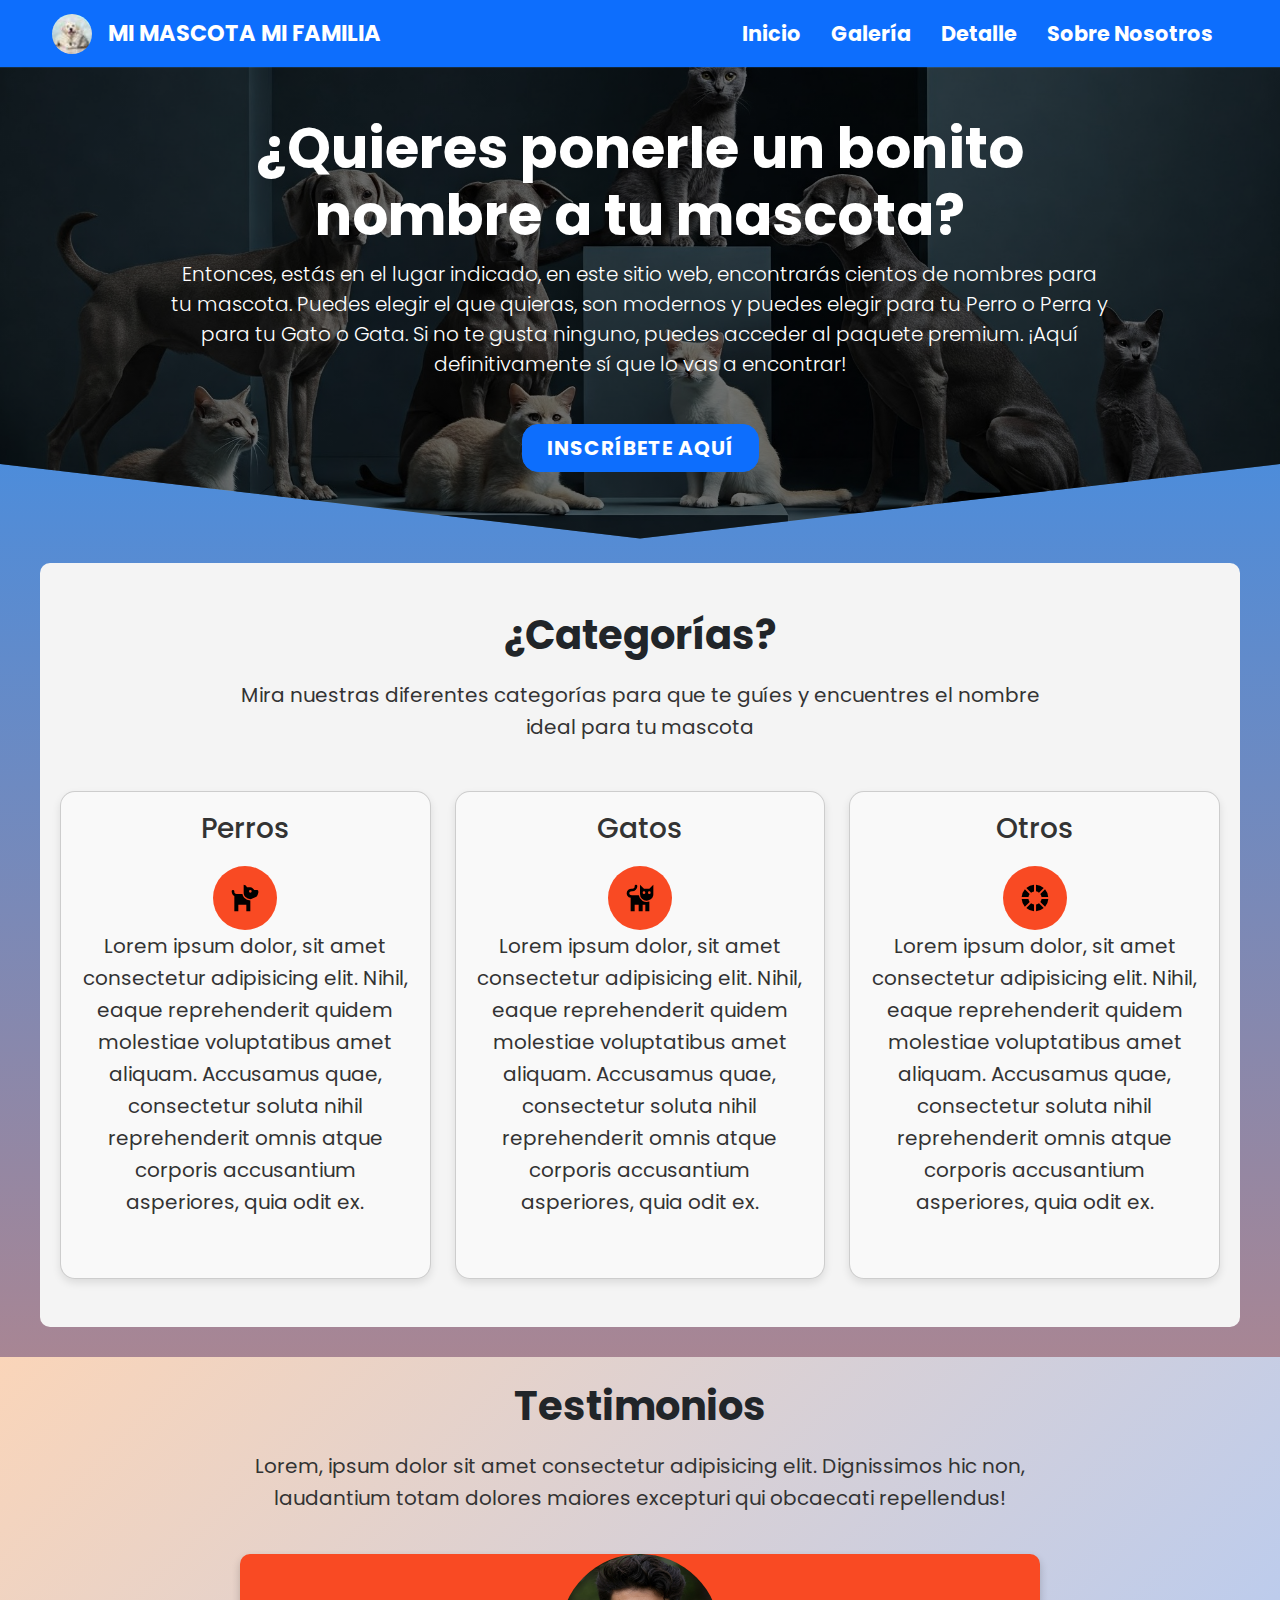
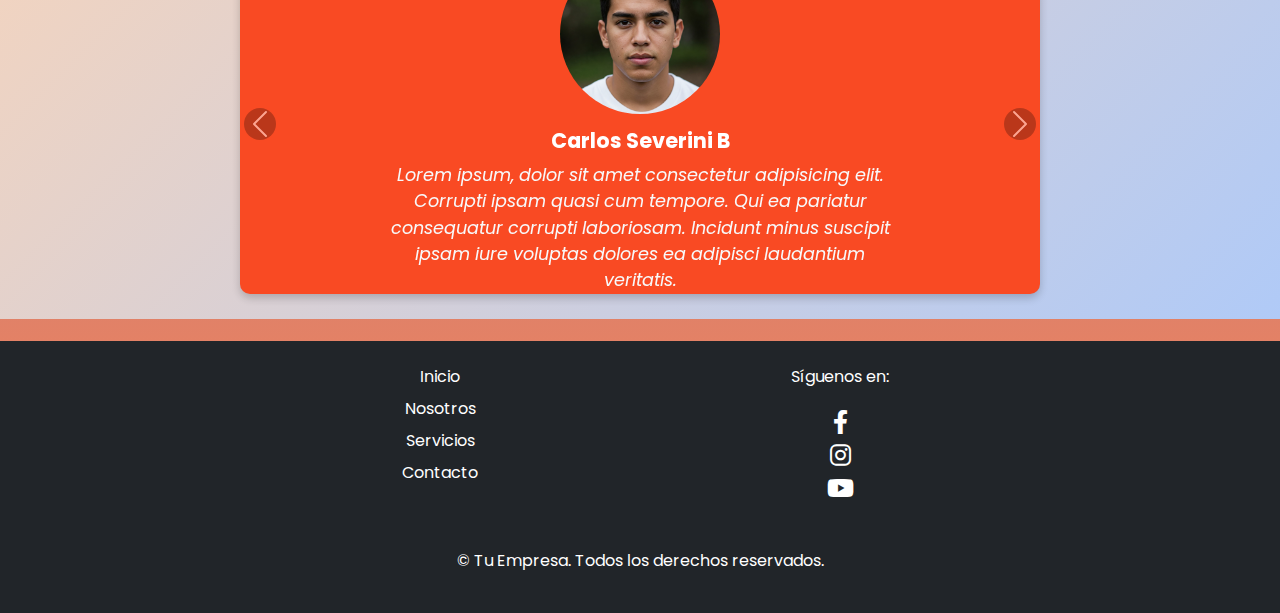
<file: index.html>
<!DOCTYPE html>
<html lang="es">
<head>
    <meta charset="UTF-8">
    <meta name="viewport" content="width=device-width, initial-scale=1.0">
    <link rel="shortcut icon" href="img/fabicon.jpg" type="image/x-icon">
    <title>Nombres modernos para tu mascotas</title>
    <link href="https://cdn.jsdelivr.net/npm/bootstrap@5.3.3/dist/css/bootstrap.min.css" rel="stylesheet" integrity="sha384-QWTKZyjpPEjISv5WaRU9OFeRpok6YctnYmDr5pNlyT2bRjXh0JMhjY6hW+ALEwIH" crossorigin="anonymous">
    <link rel="stylesheet" href="https://cdnjs.cloudflare.com/ajax/libs/font-awesome/6.0.0-beta3/css/all.min.css">
    <link rel="stylesheet" href="css/normalize.css">
    <link rel="stylesheet" href="css/styles.css">
</head>
<body>

    <header>
        <!--Sección de logo y menu de navegación-->
        <nav class="navbar navbar-expand-lg bg-primary">
            <div class="container">
                <div class="navbar-brand d-flex align-items-center" href="">
                    <img class="logo" src="img/logo.jpg" alt="Logo pagina" style="height: 40px;">
                    <h2 class="nav-titulo ms-3">MI MASCOTA MI FAMILIA</h2>
                </div>

                <button class="navbar-toggler" type="button" data-bs-toggle="collapse" data-bs-target="#navbarNav" aria-controls="navbarNav" aria-expanded="false" aria-label="Toggle navigation">
                    <span class="navbar-toggler-icon"></span>
                </button>
    
                <div class="collapse navbar-collapse" id="navbarNav">
                    <ul class="navbar-nav ms-auto">
                        <li class="nav-item">
                            <a class="nav-link" href="index1.html">Inicio</a>
                        </li>
                        <li class="nav-item">
                            <a class="nav-link" href="galeria.html">Galería</a>
                        </li>
                        <li class="nav-item">
                            <a class="nav-link" href="detalle.html">Detalle</a>
                        </li>
                        <li class="nav-item">
                            <a class="nav-link" href="sobre.html">Sobre Nosotros</a>
                        </li>
                    </ul>
                </div>
            </div>
        </nav>

        <!--Contenido hero-->
        <section class="hero text-white py-5">
            <div class="container text-center">
                <h1 class="titulo-principal display-4">¿Quieres ponerle un bonito nombre a tu mascota?</br></h1>
                <p class="lead">Entonces, estás en el lugar indicado, en este sitio web, encontrarás cientos de nombres para tu mascota. Puedes elegir el que quieras, son modernos y puedes elegir para tu Perro o Perra y para tu Gato o Gata. Si no te gusta ninguno, puedes acceder al paquete premium. ¡Aquí definitivamente sí que lo vas a encontrar!</p>
                <a href="#" class="btn btn-primary btn-lg text-white rounded-4 px-4 py-2 boton-boton">Inscríbete Aquí</a>
            </div>
        </section>
    </header>


    <main>
        <!--Sección de destacados-->
        <seccion>
            <section class="container about py-5">
                <h2 class="subtitulo text-center">¿Categorías?</h2>
                <p class="sobre-paragrafo text-center mb-5">Mira nuestras diferentes categorías para que te guíes y encuentres el nombre ideal para tu mascota</p>
        
                <div class="row row-cols-1 row-cols-sm-2 row-cols-md-3 g-4">
                    <article class="col">
                        <div class="card">
                            <h3 class="sobre-titulo text-center">Perros</h3>
                            <div class="img-icon">
                                <img src="img/perro.svg" alt="Perro" class="sobre-icon mb-3">
                            </div>
                            <p class="sobre-paragrafo">Lorem ipsum dolor, sit amet consectetur adipisicing elit. Nihil, eaque reprehenderit quidem molestiae voluptatibus amet aliquam. Accusamus quae, consectetur soluta nihil reprehenderit omnis atque corporis accusantium asperiores, quia odit ex.</p>
                        </div>
                    </article>
        
                    <article class="col">
                        <div class="card">
                            <h3 class="sobre-titulo text-center">Gatos</h3>
                            <div class="img-icon">
                                <img src="img/gato.svg" alt="Gato" class="sobre-icon mb-3">
                            </div>
                            <p class="sobre-paragrafo">Lorem ipsum dolor, sit amet consectetur adipisicing elit. Nihil, eaque reprehenderit quidem molestiae voluptatibus amet aliquam. Accusamus quae, consectetur soluta nihil reprehenderit omnis atque corporis accusantium asperiores, quia odit ex.</p>
                        </div>
                    </article>
        
                    <article class="col">
                        <div class="card">
                            <h3 class="sobre-titulo text-center">Otros</h3>
                            <div class="img-icon">
                                <img src="img/varios.svg" alt="Otros" class="sobre-icon mb-3">
                            </div>
                            <p class="sobre-paragrafo">Lorem ipsum dolor, sit amet consectetur adipisicing elit. Nihil, eaque reprehenderit quidem molestiae voluptatibus amet aliquam. Accusamus quae, consectetur soluta nihil reprehenderit omnis atque corporis accusantium asperiores, quia odit ex.</p>
                        </div>
                    </article>
                </div>
            </section>


            <!--Sección testimonios-->
            <section class="seccion-testimonio text-center">
                <h2 class="subtitulo text-center">Testimonios</h2>
                <p class="sobre-paragrafo">Lorem, ipsum dolor sit amet consectetur adipisicing elit. Dignissimos hic non, laudantium totam dolores maiores excepturi qui obcaecati repellendus!</p>
                
                <div id="carousel-testimonio" class="carousel slide" data-bs-ride="carousel">
                    <div class="carousel-inner">
                        <div class="carousel-item active text-center">
                            <img src="img/carlos.jpg" class="d-block mx-auto img-circle" alt="Carlos">
                            <div class="contenido-testimonio">
                                <h5>Carlos Severini B</h5>
                                <p>Lorem ipsum, dolor sit amet consectetur adipisicing elit. Corrupti ipsam quasi cum tempore. Qui ea pariatur consequatur corrupti laboriosam. Incidunt minus suscipit ipsam iure voluptas dolores ea adipisci laudantium veritatis.</p>
                            </div>
                        </div>
                        <div class="carousel-item text-center">
                            <img src="img/olga.jpg" class="d-block mx-auto img-circle" alt="Olga">
                            <div class="contenido-testimonio">
                                <h5>Olga Benitez S</h5>
                                <p>Lorem ipsum dolor sit amet consectetur adipisicing elit. Repellat, nobis reprehenderit alias ducimus error minima omnis aliquam doloribus dolores, numquam necessitatibus facilis rem culpa quisquam in totam quam dicta magnam?</p>
                            </div>
                        </div>
                        <div class="carousel-item text-center">
                            <img src="img/juan.jpg" class="d-block mx-auto img-circle" alt="Juan">
                            <div class="contenido-testimonio">
                                <h5>Juan Castañeda T</h5>
                                <p>Lorem ipsum dolor sit amet consectetur adipisicing elit. Blanditiis quo pariatur ad minima quae nobis, earum nihil culpa dolor, distinctio commodi perspiciatis, error saepe. Voluptatum architecto magni quas delectus ullam?</p>
                            </div>
                        </div>
                        <div class="carousel-item text-center">
                            <img src="img/maria.jpg" class="d-block mx-auto img-circle" alt="María">
                            <div class="contenido-testimonio">
                                <h5>María Saumeth R</h5>
                                <p>Lorem ipsum dolor sit amet consectetur adipisicing elit. Mollitia adipisci beatae eos laborum vitae eveniet deleniti, iure corrupti aliquid quaerat consequatur eaque quae eius molestiae sapiente? Quos cumque fugit vitae?</p>
                            </div>
                        </div>
                    </div>
                    <button class="carousel-control-prev" type="button" data-bs-target="#carousel-testimonio" data-bs-slide="prev">
                        <span class="carousel-control-prev-icon" aria-hidden="true"></span>
                        <span class="visually-hidden">Previous</span>
                    </button>
                    <button class="carousel-control-next" type="button" data-bs-target="#carousel-testimonio" data-bs-slide="next">
                        <span class="carousel-control-next-icon" aria-hidden="true"></span>
                        <span class="visually-hidden">Next</span>
                    </button>
                </div>
            </section>
    </main>

     <!--Sección pie de página-->
     <footer class="pie bg-dark text-white py-4">
        <div class="container text-center">
            <div class="row justify-content-center">
                <div class="col-md-4">
                    <ul class="list-unstyled">
                        <li class="mb-2"><a href="/" class="text-white text-decoration-none">Inicio</a></li>
                        <li class="mb-2"><a href="/nosotros" class="text-white text-decoration-none">Nosotros</a></li>
                        <li class="mb-2"><a href="/servicios" class="text-white text-decoration-none">Servicios</a></li>
                        <li class="mb-2"><a href="/contacto" class="text-white text-decoration-none">Contacto</a></li>
                    </ul>
                </div>
                <div class="col-md-4">
                    <p>Síguenos en:</p>
                    <div class="d-flex flex-column align-items-center">
                        <ul class="social-icons list-unstyled">
                            <li><a href="https://facebook.com" target="_blank" class="fab fa-facebook-f"></a></li>
                            <li><a href="https://instagram.com" target="_blank" class="fab fa-instagram"></a></li>
                            <li><a href="https://youtube.com" target="_blank" class="fab fa-youtube"></a></li>
                        </ul>
                    </div>
                </div>
            </div>
            <div class="mt-4">
                <p>&copy; <span id="year"></span> Tu Empresa. Todos los derechos reservados.</p>
            </div>
        </div>
    </footer>    

    <script src="https://cdn.jsdelivr.net/npm/@popperjs/core@2.11.8/dist/umd/popper.min.js" integrity="sha384-I7E8VVD/ismYTF4hNIPjVp/Zjvgyol6VFvRkX/vR+Vc4jQkC+hVqc2pM8ODewa9r" crossorigin="anonymous"></script>
    <script src="https://cdn.jsdelivr.net/npm/bootstrap@5.3.3/dist/js/bootstrap.min.js" integrity="sha384-0pUGZvbkm6XF6gxjEnlmuGrJXVbNuzT9qBBavbLwCsOGabYfZo0T0to5eqruptLy" crossorigin="anonymous"></script>
    <script src="js/scrpt.js"></script>

</body>

</html>
</file>
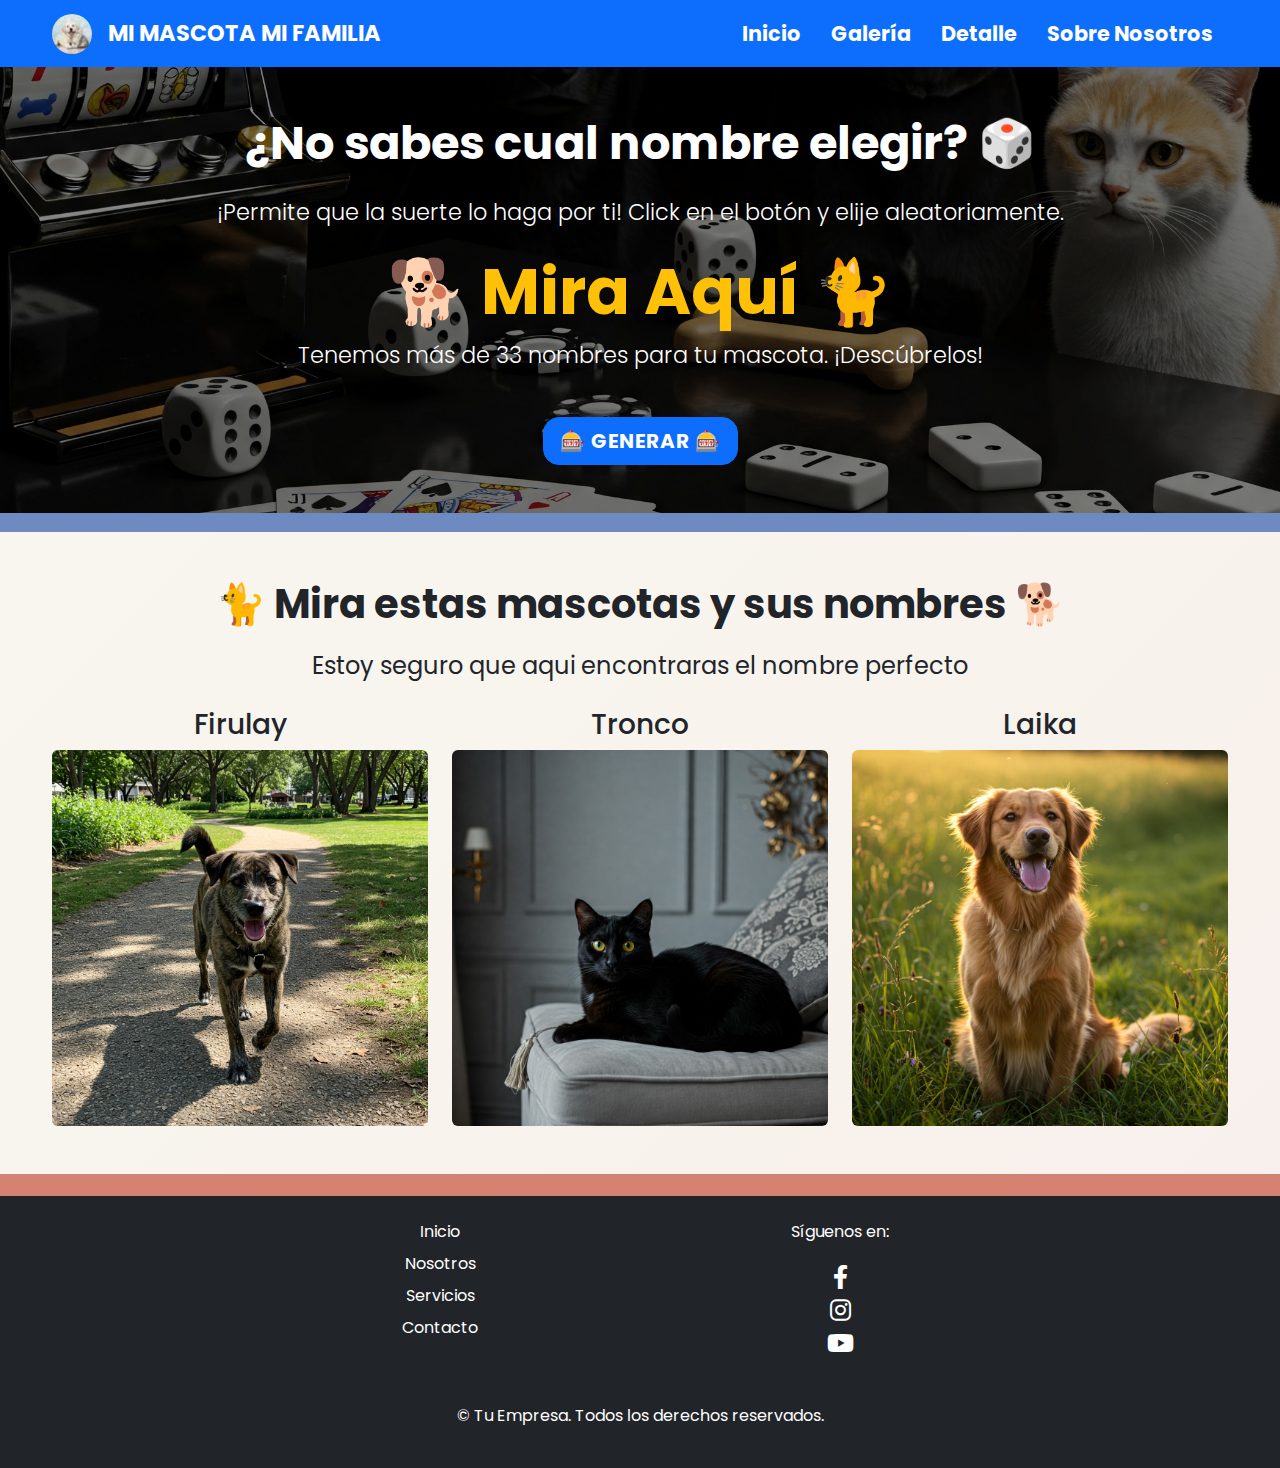
<file: galeria.html>
<!DOCTYPE html>
<html lang="es">
<head>
    <meta charset="UTF-8">
    <meta name="viewport" content="width=device-width, initial-scale=1.0">
    <link rel="shortcut icon" href="img/fabicon.jpg" type="image/x-icon">
    <title>Nombres modernos para mascotas</title>
    <link href="https://cdn.jsdelivr.net/npm/bootstrap@5.3.3/dist/css/bootstrap.min.css" rel="stylesheet" integrity="sha384-QWTKZyjpPEjISv5WaRU9OFeRpok6YctnYmDr5pNlyT2bRjXh0JMhjY6hW+ALEwIH" crossorigin="anonymous">
    <link rel="stylesheet" href="https://cdnjs.cloudflare.com/ajax/libs/font-awesome/6.0.0-beta3/css/all.min.css">
    <link rel="stylesheet" href="css/normalize.css">
    <link rel="stylesheet" href="css/styles.css">
</head>
<body>

    <header>
        <!--Sección de logo y menu de navegación-->
        <nav class="navbar navbar-expand-lg bg-primary">
            <div class="container">
                <div class="navbar-brand d-flex align-items-center" href="">
                    <img class="logo" src="img/logo.jpg" alt="Logo pagina" style="height: 40px;">
                    <h2 class="nav-titulo ms-3">MI MASCOTA MI FAMILIA</h2>
                </div>

                <button class="navbar-toggler" type="button" data-bs-toggle="collapse" data-bs-target="#navbarNav" aria-controls="navbarNav" aria-expanded="false" aria-label="Toggle navigation">
                    <span class="navbar-toggler-icon"></span>
                </button>
    
                <div class="collapse navbar-collapse" id="navbarNav">
                    <ul class="navbar-nav ms-auto">
                        <li class="nav-item">
                            <a class="nav-link" href="index.html">Inicio</a>
                        </li>
                        <li class="nav-item">
                            <a class="nav-link" href="galeria.html">Galería</a>
                        </li>
                        <li class="nav-item">
                            <a class="nav-link" href="detalle.html">Detalle</a>
                        </li>
                        <li class="nav-item">
                            <a class="nav-link" href="sobre.html">Sobre Nosotros</a>
                        </li>
                    </ul>
                </div>
            </div>
        </nav>
    
        <!-- Contenido Hero-->
        <section class="hero-galeria text-white py-5">
            <div class="container-galeria text-center">
                <h1 class="titulo-principal display-4">¿No sabes cual nombre elegir? 🎲</h1>
                <p class="lead">¡Permite que la suerte lo haga por ti! Click en el botón y elije aleatoriamente.</p>
                <h2 id="nombre-aleatorio" class="mt-4 fw-bold text-warning">🐕 Mira Aquí 🐈</h2>
                <p class="lead">Tenemos más de <span id="contador-nombres">350</span> nombres para tu mascota. ¡Descúbrelos!</p>
                <button onclick="generarNombre()" class="btn btn-primary btn-lg text-white rounded-4 px-4.9 py-2.7 boton-boton">
                    🎰 Generar 🎰
                </button>

            </div>
        </section>

    </header>

    <!--sección galería-->
    <main>
        <section class="galeria-mascotas py-5">
            <div class="container text-center">
                <h2 class="subtitulo text-center">🐈 Mira estas mascotas y sus nombres 🐕</h2>
                <p class="galeria-lead">Estoy seguro que aqui encontraras el nombre perfecto</p>
                <div class="row mt-4">
                    <div class="col-md-4">
                        <div class="mascota">
                            <h3 class="mascota-nombre">Firulay</h3>
                            <img src="img/perro1.jpg" alt="Perro" class="img-fluid rounded">
                        </div>
                    </div>
                    <div class="col-md-4">
                        <div class="mascota">
                            <h3 class="mascota-nombre">Tronco</h3>
                            <img src="img/gato1.jpg" alt="Gato" class="img-fluid rounded">
                        </div>
                    </div>
                    <div class="col-md-4">
                        <div class="mascota">
                            <h3 class="mascota-nombre">Laika</h3>
                            <img src="img/perro2.jpg" alt="Perro" class="img-fluid rounded">
                        </div>
                    </div>
                </div>
            </div>
        </section>
        
    </main>


    <!--Sección pie de página-->
    <footer class="pie bg-dark text-white py-4">
        <div class="container text-center">
            <div class="row justify-content-center">
                <div class="col-md-4">
                    <ul class="list-unstyled">
                        <li class="mb-2"><a href="/" class="text-white text-decoration-none">Inicio</a></li>
                        <li class="mb-2"><a href="/nosotros" class="text-white text-decoration-none">Nosotros</a></li>
                        <li class="mb-2"><a href="/servicios" class="text-white text-decoration-none">Servicios</a></li>
                        <li class="mb-2"><a href="/contacto" class="text-white text-decoration-none">Contacto</a></li>
                    </ul>
                </div>
                <div class="col-md-4">
                    <p>Síguenos en:</p>
                    <div class="d-flex flex-column align-items-center">
                        <ul class="social-icons list-unstyled">
                            <li><a href="https://facebook.com" target="_blank" class="fab fa-facebook-f"></a></li>
                            <li><a href="https://instagram.com" target="_blank" class="fab fa-instagram"></a></li>
                            <li><a href="https://youtube.com" target="_blank" class="fab fa-youtube"></a></li>
                        </ul>
                    </div>
                </div>
            </div>
            <div class="mt-4">
                <p>&copy; <span id="year"></span> Tu Empresa. Todos los derechos reservados.</p>
            </div>
        </div>
    </footer>    

    <script src="https://cdn.jsdelivr.net/npm/@popperjs/core@2.11.8/dist/umd/popper.min.js" integrity="sha384-I7E8VVD/ismYTF4hNIPjVp/Zjvgyol6VFvRkX/vR+Vc4jQkC+hVqc2pM8ODewa9r" crossorigin="anonymous"></script>
    <script src="https://cdn.jsdelivr.net/npm/bootstrap@5.3.3/dist/js/bootstrap.min.js" integrity="sha384-0pUGZvbkm6XF6gxjEnlmuGrJXVbNuzT9qBBavbLwCsOGabYfZo0T0to5eqruptLy" crossorigin="anonymous"></script>
    <script src="js/scrpt.js"></script>
</body>
</html>
</file>
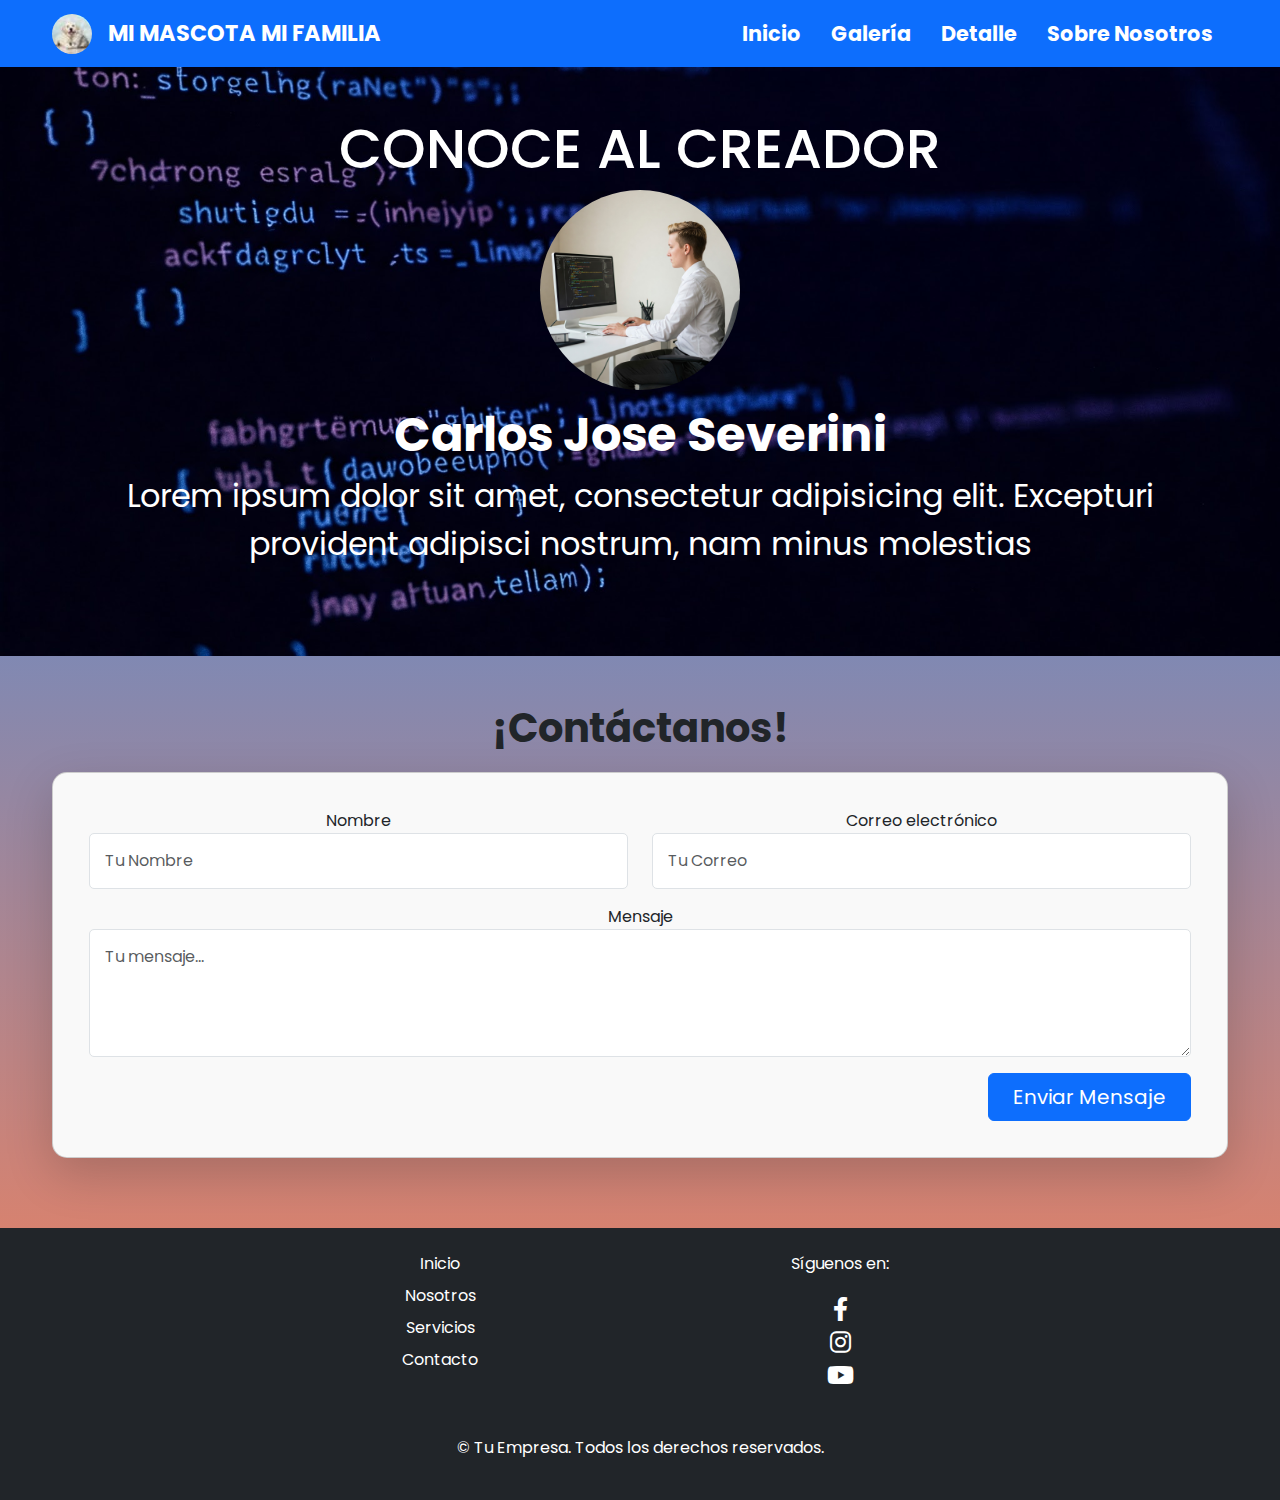
<file: sobre.html>
<!DOCTYPE html>
<html lang="es">
<head>
    <meta charset="UTF-8">
    <meta name="viewport" content="width=device-width, initial-scale=1.0">
    <link rel="shortcut icon" href="img/fabicon.jpg" type="image/x-icon">
    <title>Nombres modernos para mascotas</title>
    <link href="https://cdn.jsdelivr.net/npm/bootstrap@5.3.3/dist/css/bootstrap.min.css" rel="stylesheet" integrity="sha384-QWTKZyjpPEjISv5WaRU9OFeRpok6YctnYmDr5pNlyT2bRjXh0JMhjY6hW+ALEwIH" crossorigin="anonymous">
    <link rel="stylesheet" href="https://cdnjs.cloudflare.com/ajax/libs/font-awesome/6.0.0-beta3/css/all.min.css">
    <link rel="stylesheet" href="css/normalize.css">
    <link rel="stylesheet" href="css/styles.css">
</head>
<body>

    <header>
        <!--Sección de logo y menu de navegación-->
        <nav class="navbar navbar-expand-lg bg-primary">
            <div class="container">
                <div class="navbar-brand d-flex align-items-center" href="">
                    <img class="logo" src="img/logo.jpg" alt="Logo pagina" style="height: 40px;">
                    <h2 class="nav-titulo ms-3">MI MASCOTA MI FAMILIA</h2>
                </div>

                <button class="navbar-toggler" type="button" data-bs-toggle="collapse" data-bs-target="#navbarNav" aria-controls="navbarNav" aria-expanded="false" aria-label="Toggle navigation">
                    <span class="navbar-toggler-icon"></span>
                </button>
    
                <div class="collapse navbar-collapse" id="navbarNav">
                    <ul class="navbar-nav ms-auto">
                        <li class="nav-item">
                            <a class="nav-link" href="index.html">Inicio</a>
                        </li>
                        <li class="nav-item">
                            <a class="nav-link" href="galeria.html">Galería</a>
                        </li>
                        <li class="nav-item">
                            <a class="nav-link" href="detalle.html">Detalle</a>
                        </li>
                        <li class="nav-item">
                            <a class="nav-link" href="sobre.html">Sobre Nosotros</a>
                        </li>
                    </ul>
                </div>
            </div>
        </nav>
    
        <!--Contenido Hero-->
        <section class="sobre-autor py-5">
            <div class="container">
                <h2 class="text-center" style="text-transform: uppercase;">Conoce al Creador</h2>
                <div class="row">
                    <div class="col-md- text-center mb-4">
                        <img src="img/autor.jpg" alt="Carlos" class="img-fluid rounded-circle mb-3" style="width: 200px; height: 200px;">
                        <h3 class="subtitulo-autor">Carlos Jose Severini<B></B></h3>
                        <p class="parrafo-autor">Lorem ipsum dolor sit amet, consectetur adipisicing elit. Excepturi provident adipisci nostrum, nam minus molestias</p>
                    </div>
                </div>
            </div>
        </section>
        
    
    </header>

    
    <main>
        <section class="contact-form py-5">
            <div class="container">
                <h2 class="subtitulo text-center">¡Contáctanos!</h2>
                
                <div class="card shadow-lg">
                    <div class="card-body">
                        <form id="contactForm">
                            <div class="row">
                                <div class="col-md-6 mb-3">
                                    <label for="name">Nombre</label>
                                    <input type="text" id="name" name="name" class="form-control" placeholder="Tu Nombre">
                                    <small class="error-mensaje text-danger"></small>
                                </div>
                                <div class="col-md-6 mb-3">
                                    <label for="email">Correo electrónico</label>
                                    <input type="email" id="email" name="email" class="form-control" placeholder="Tu Correo">
                                    <small class="error-mensaje text-danger"></small>
                                </div>
                            </div>
                            <div class="mb-3">
                                <label for="message">Mensaje</label>
                                <textarea id="message" name="message" class="form-control" rows="4" placeholder="Tu mensaje..."></textarea>
                                <small class="error-mensaje text-danger"></small>
                            </div>
                            <div class="d-flex justify-content-end">
                                <button type="submit" class="btn btn-primary btn-lg text-white rounded-2 px-4 py-2 bonton-btn">Enviar Mensaje</button>
                            </div>
                        </form>
                    </div>
                </div>
            </div>
        </section>
        
    </main>


    <!--Sección pie de página-->
    <footer class="pie bg-dark text-white py-4">
        <div class="container text-center">
            <div class="row justify-content-center">
                <div class="col-md-4">
                    <ul class="list-unstyled">
                        <li class="mb-2"><a href="/" class="text-white text-decoration-none">Inicio</a></li>
                        <li class="mb-2"><a href="/nosotros" class="text-white text-decoration-none">Nosotros</a></li>
                        <li class="mb-2"><a href="/servicios" class="text-white text-decoration-none">Servicios</a></li>
                        <li class="mb-2"><a href="/contacto" class="text-white text-decoration-none">Contacto</a></li>
                    </ul>
                </div>
                <div class="col-md-4">
                    <p>Síguenos en:</p>
                    <div class="d-flex flex-column align-items-center">
                        <ul class="social-icons list-unstyled">
                            <li><a href="https://facebook.com" target="_blank" class="fab fa-facebook-f"></a></li>
                            <li><a href="https://instagram.com" target="_blank" class="fab fa-instagram"></a></li>
                            <li><a href="https://youtube.com" target="_blank" class="fab fa-youtube"></a></li>
                        </ul>
                    </div>
                </div>
            </div>
            <div class="mt-4">
                <p>&copy; <span id="year"></span> Tu Empresa. Todos los derechos reservados.</p>
            </div>
        </div>
    </footer>    

    <script src="https://cdn.jsdelivr.net/npm/@popperjs/core@2.11.8/dist/umd/popper.min.js" integrity="sha384-I7E8VVD/ismYTF4hNIPjVp/Zjvgyol6VFvRkX/vR+Vc4jQkC+hVqc2pM8ODewa9r" crossorigin="anonymous"></script>
    <script src="https://cdn.jsdelivr.net/npm/bootstrap@5.3.3/dist/js/bootstrap.min.js" integrity="sha384-0pUGZvbkm6XF6gxjEnlmuGrJXVbNuzT9qBBavbLwCsOGabYfZo0T0to5eqruptLy" crossorigin="anonymous"></script>
    <script src="js/scrpt.js"></script>
</body>
</html>
</file>
<file: css/styles.css>
@import url('https://fonts.googleapis.com/css2?family=Poppins:wght@300;400;600;700&display=swap');

body {
    background: linear-gradient(to top, #ff7f50, #1e90ff);
    font-family: 'Poppins', sans-serif;
}


.container{
    max-width: 1200px;
}

.logo{
    width: 50%;
    height: 50%;
    border-radius: 50%;
    object-fit: cover;
    cursor: default;
    height: 40px;  
    margin-right: 0px;
}

.nav-titulo{
    color: white;
    font-size: 1.4rem;
    font-weight: 700;
    margin-bottom: 0;
}


.navbar-nav .nav-item .nav-link{
    color: white;
    font-size: 1.3rem;
    transform: uppercase;
    font-weight: 700;
    transition: color 0.3s ease, transform 0.3s ease;
    padding: 10px 15px;
}

.navbar-nav .nav-item .nav-link:hover{
    color: #f94a23;
    transform: scale(1.2);
}

#navbar{
    position: fixed;
    top: 0;
    left: 0;
    width: 100%;
    z-index: 1030;
}


/* Contenido hero */
.hero {
    width: 100%;
    height: 100vh;
    min-height: 600px;
    max-height: 800px;
    position: relative;
    display: grid;
    grid-template-rows: 100px 1fr;
    color: #fff;
}

.hero::before {
    content: "";
    position: absolute;
    top: 0;
    left: 0;
    width: 100%;
    height: 62%;
    background-image: linear-gradient(180deg, #0000008c 0%, #0000008c 100%), url('../img/fondo.jpg');
    background-size: cover;
    background-position: center;
    background-size: cover;
    clip-path: polygon(0 0, 100% 0, 100% 80%, 50% 95%, 0 80%);
    z-index: -1;
   
}

.titulo-principal{
    font-weight: 700;
    width: 80%;
    padding-bottom: 0.6rem;
    margin: 0 auto;
}

.lead {
    width: 80%;
    margin: 0 auto;
}

@media (max-width: 768px) {
    .display-4 {
        font-size: 2rem;
        margin-bottom: 1rem;
    }
    .lead {
        font-size: 0.9rem;
    }
}

@media (max-width: 576px) {
    .display-4 {
        font-size: 1.5rem;
        margin-bottom: 1rem;
    }

.lead {
    font-size: 0.85rem;
}

}

.boton-boton{
    margin-top: 2.8rem;
    text-transform: uppercase;
    font-weight: 700;
    letter-spacing: 1px;
    transition: all 0.3s ease;
}

.boton-boton:hover{
    background-color: #e23a14;
    color: #fff;
    box-shadow: 0 4px 8px rgba(0, 0, 0, 0.1);
    transform: scale(1.06);
}

.boton-boton:active{
    background-color: #f33c27;
    transform: scale(1);
}



/*Destacados y Categorias*/
.about {
    background-color: #f5f5f5;
    padding-top: 0;
    padding-bottom: 2rem;
    margin-top: -19rem;
}

.container.about {
    background-color: #f4f4f4;
    padding: 60px 20px;
    text-align: center;
    border-radius: 10px;
}

.subtitulo {
    font-size: 2.5rem;
    font-weight: bold;
    margin-bottom: 20px;
}

.sobre-paragrafo {
    font-size: 1.25rem;
    color: #333;
    line-height: 1.6;
    max-width: 800px;
    margin: 0 auto;
    margin-bottom: 40px;
}

.card {
    background-color: #fff;
    border-radius: 12px;
    box-shadow: 0 4px 10px rgba(0, 0, 0, 0.1);
    padding: 30px;
    text-align: center;
    transition: transform 0.3s ease, box-shadow 0.3s ease;
}

.card:hover {
    transform: translateY(-10px);
    box-shadow: 0 6px 15px rgba(0, 0, 0, 0.2);
}

.sobre-titulo {
    font-size: 1.75rem;
    color: #333;
    margin-bottom: 20px;
}

.img-icon {
    height: 4rem;
    width: 4rem;
    background-color: #f94a23;
    border-radius: 50%;
    display: flex;
    justify-content: center;
    align-items: center;
    margin: 0 auto;
}

.sobre-icon {
    width: 2rem;
    height: 2rem;
   margin-top: 1em;
}



/*Estilo sección testimonios*/
.seccion-testimonio {
    padding: 25px 0;
    margin-top: 30px;
    background: linear-gradient(135deg, #fad5b9, #b0caf7);
    text-align: center;
}

#carousel-testimonio {
    background-color: #f94a23;
    max-width: 800px;
    margin: auto;
    border-radius: 10px;
    overflow: hidden;
    box-shadow: 0 4px 8px rgba(0, 0, 0, 0.2);
}

.carousel-inner img {
    width: 160px;
    height: 160px;
    object-fit: cover;
    border-radius: 50%;
    margin: auto;
    direction: rtl;
}

.carousel-control-prev-icon, 
.carousel-control-next-icon {
    background-color: rgba(0, 0, 0, 0.5);
    border-radius: 50%;
    padding: 10px;
}

.carousel-control-prev,
.carousel-control-next {
    width: 5%;
}

.carousel-item {
    transition: transform 0.5s ease-in-out;
}

.contenido-testimonio h5 {
    font-size: 1.3rem;
    font-weight: bold;
    color: #fff;
    margin-top: 15px;
}

.contenido-testimonio p {
    font-size: 1.1rem;
    color: #f8f9fa;
    font-style: italic;
    max-width: 500px;
    margin: auto;
}




/*Pie de Pagina*/
.pie{
    padding-top: 2rem;
    margin-top: 1.4rem;
}

.social-icons {
    list-style: none;
    padding: 0;
}

.social-icons li {
    display: block;
    margin: 5px 0;
}

.social-icons a {
    font-size: 24px;
    color: white;
    text-decoration: none;
}

.social-icons a:hover {
    color: #5067ff;
}



/*hero-galería*/

.hero-galeria {
    background: url('../img/herogaleriaa.jpg') center/cover no-repeat;
    position: relative;
    padding: 100px 0;
}

.hero-galeria::before {
    content: "";
    position: absolute;
    top: 0;
    left: 0;
    width: 100%;
    height: 100%;
    background: rgba(0, 0, 0, 0.4);
    z-index: 1;
}

.container-galeria {
    max-width: 1200px;
    margin: 0 auto;
    position: relative;
    z-index: 2;
    text-align: center;
    color: white;
}

.container-galeria p {
    font-size: 1.4rem;
}
.container-galeria h1 {
    margin-bottom: 1rem;
    font-size: 2.9rem;
}

.container-galeria h2 {
    font-size: 4rem;
}



/*seccion galeria*/
.galeria-mascotas{
    background: linear-gradient(135deg, #f8f6ef, #f8f0ec);
    padding: 50px 0;
    margin-top: 19px;
}

.seccion-galeria{
    font-weight: 700;
}

.galeria-lead{
    font-size: 1.5rem;
}




/*hero detalles*/

.hero-detalles{
    background: linear-gradient(to right, #0f2027, #203a43, #2c5364);
}

.lead-detalles{
    margin-bottom: 2rem;
}

.search-bar{
    margin-bottom: 1rem;
    font-size: 1.2rem;
}

.btn-explorar{
    font-size: 1.4rem;
    font-weight: 700;
    color: blue;
}

#modalImage {
    max-width: 80%;
    max-height: 65vh;
    object-fit: contain;
}





/*Sobre el Autor*/

.sobre-autor {
    background-image: url('../img/fondoherosobre.jpg');
    background-size: cover;
    background-position: center center;
    background-repeat: no-repeat;
    padding: 60px 0;
    color: white;
}

.sobre-autor h2{
    font-size: 3.5rem;
}

.subtitulo-autor{
    font-size: 3rem;
    font-weight: 700;
}

.parrafo-autor{
    font-size: 2rem;
}

.card {
    border-radius: 15px;
    background-color: #f9f9f9;
    box-shadow: 0 4px 8px rgba(0, 0, 0, 0.1);
    padding: 20px;
}

.form-control {
    border-radius: 5px;
    padding: 15px;
    font-size: 1rem;
    transition: border-color 0.3s ease;
}

.form-control:focus {
    border-color: blue;
    box-shadow: 0 0 5px blue (255, 204, 0, 0.8);
}

.bonton-btn{
    padding: 10px 18px;
    border-radius: 40%;
}

.bonton-btn:hover{
    background-color: #e23a14;
    color: #fff;
    box-shadow: 0 4px 8px rgba(0, 0, 0, 0.1);
    transform: scale(1.06);
}
</file>
